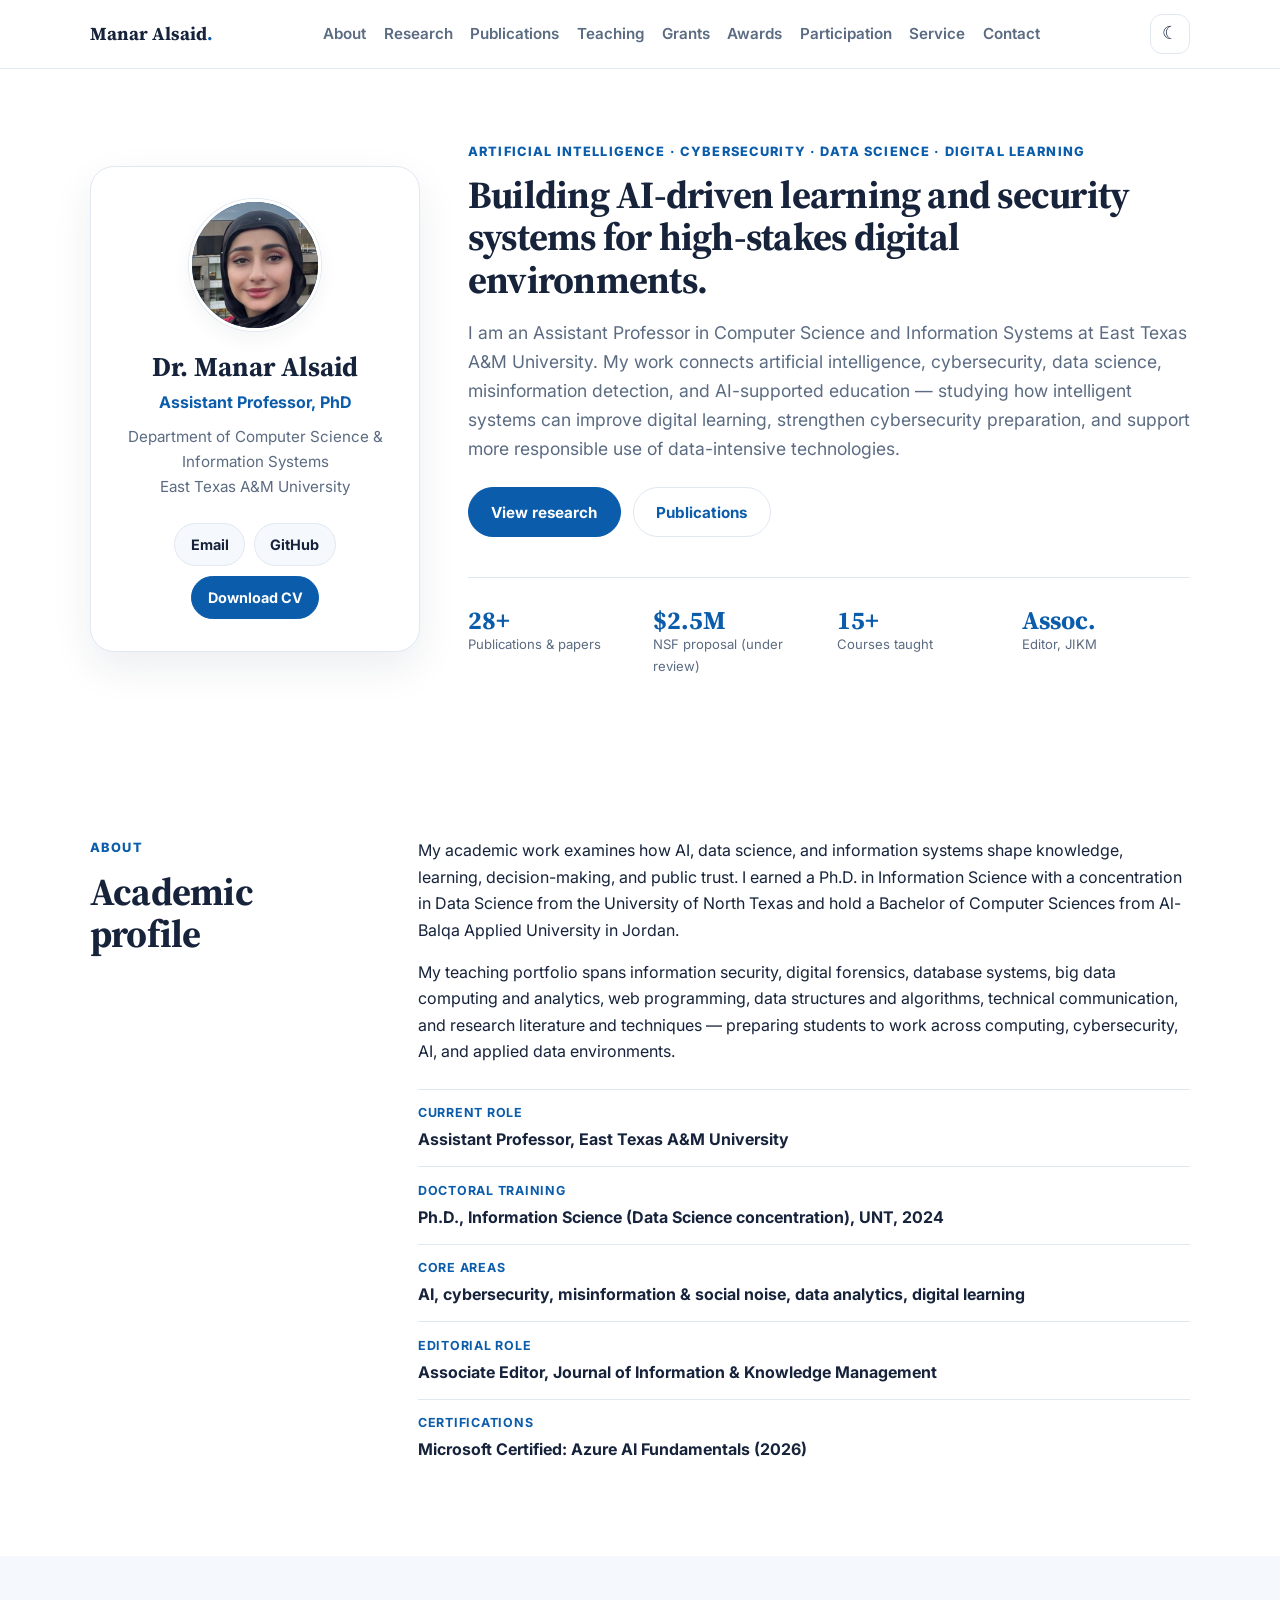
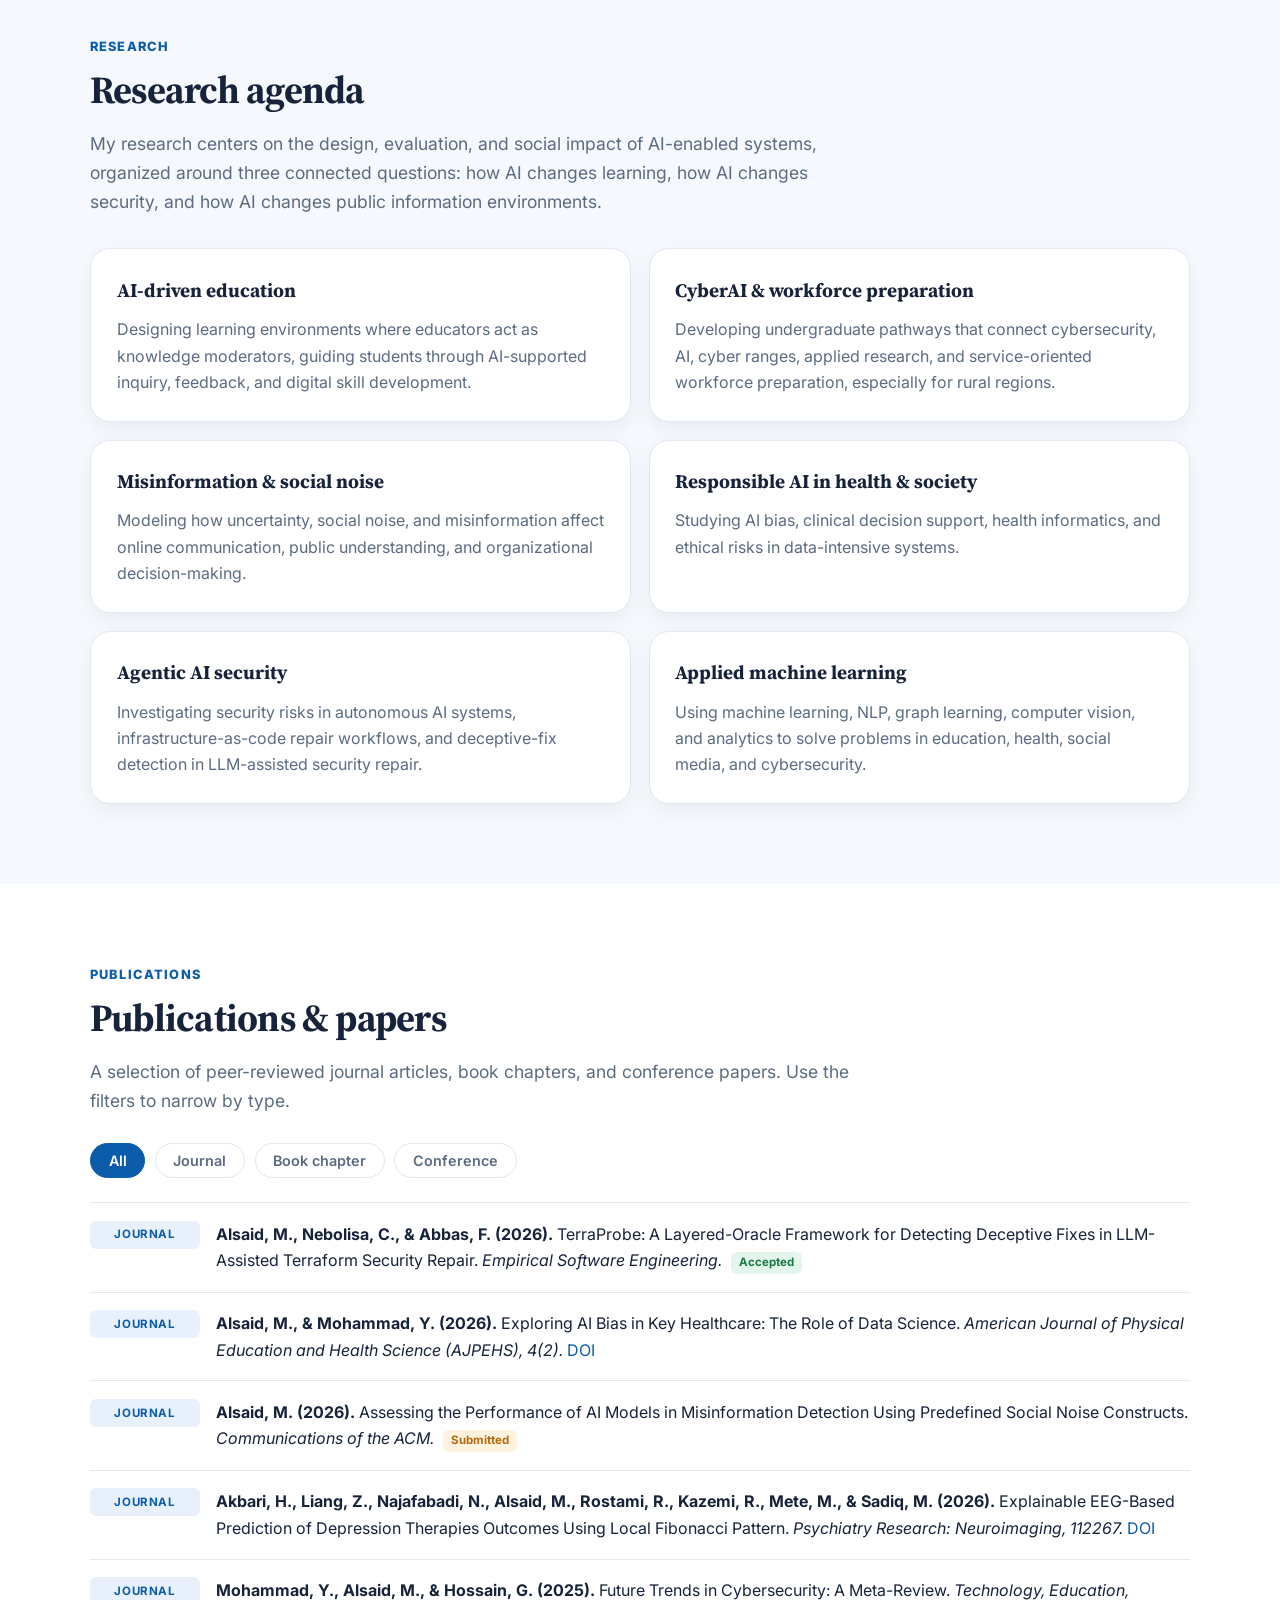
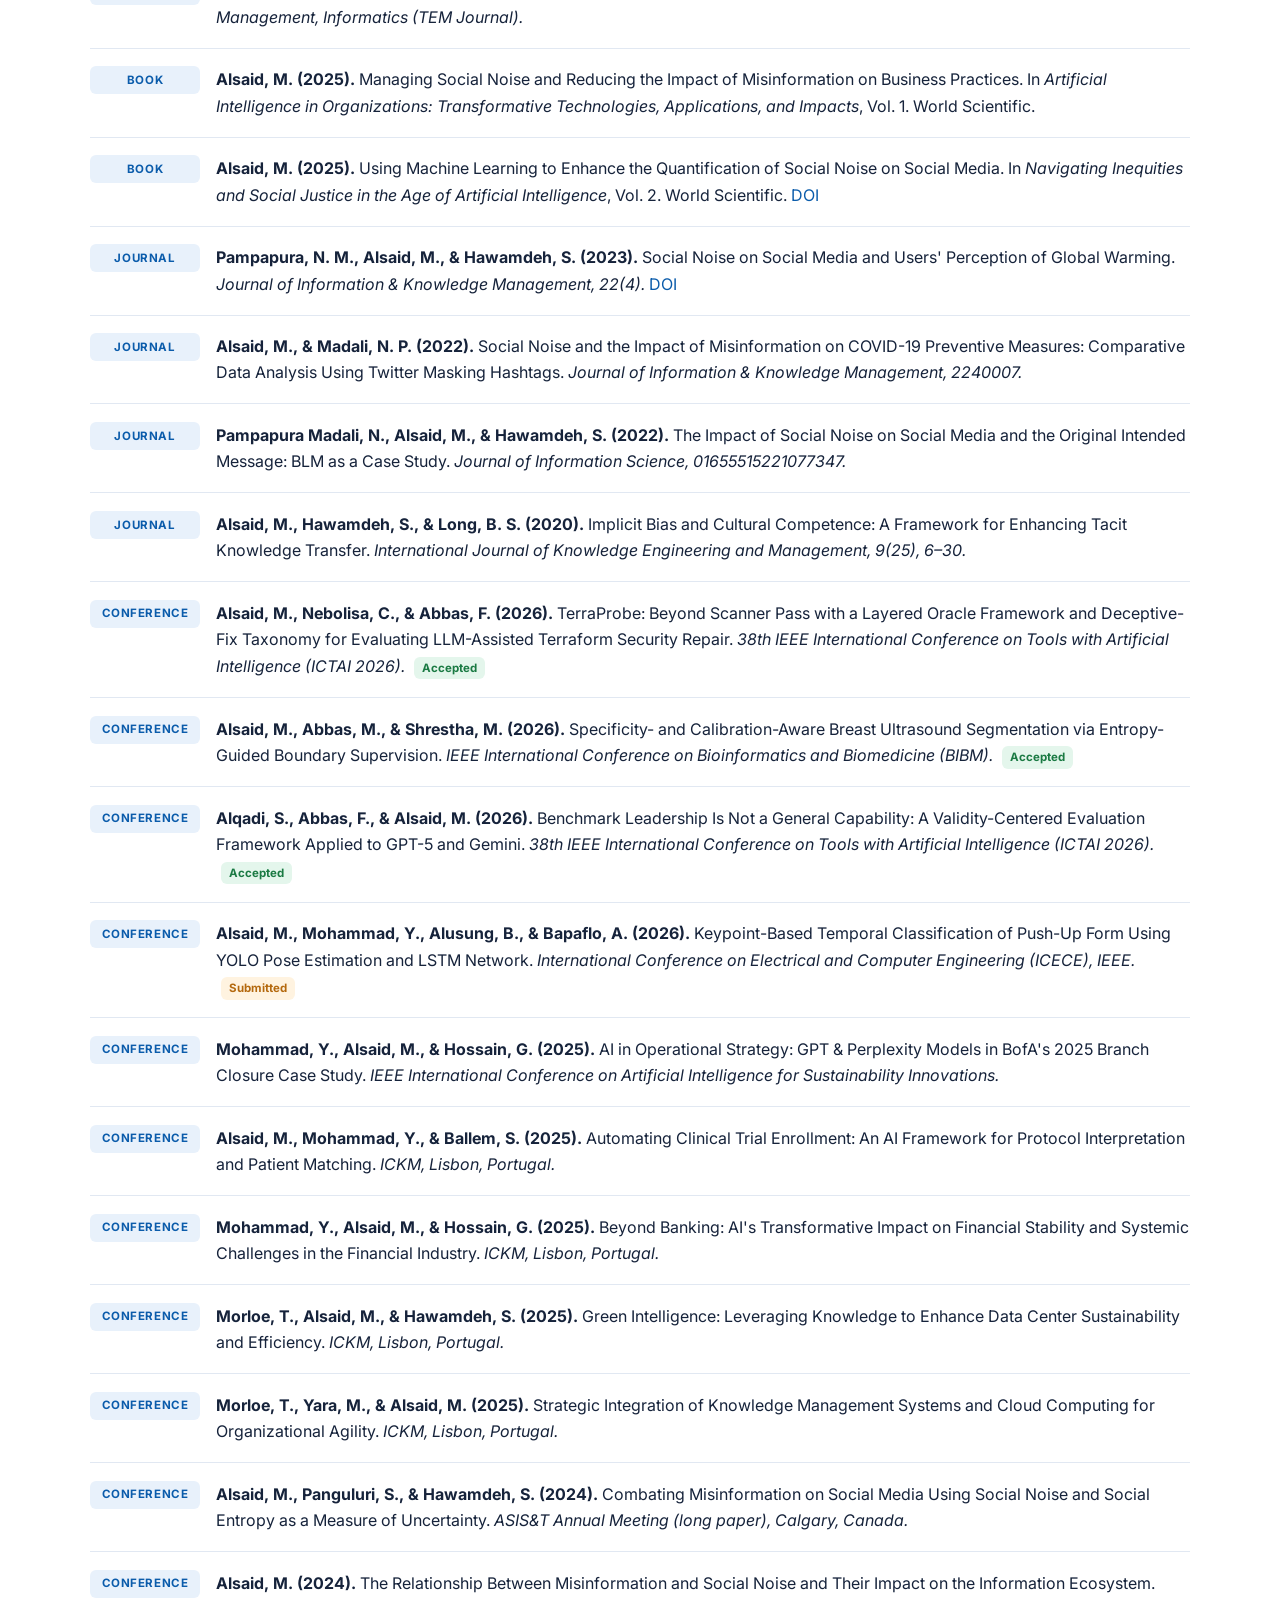
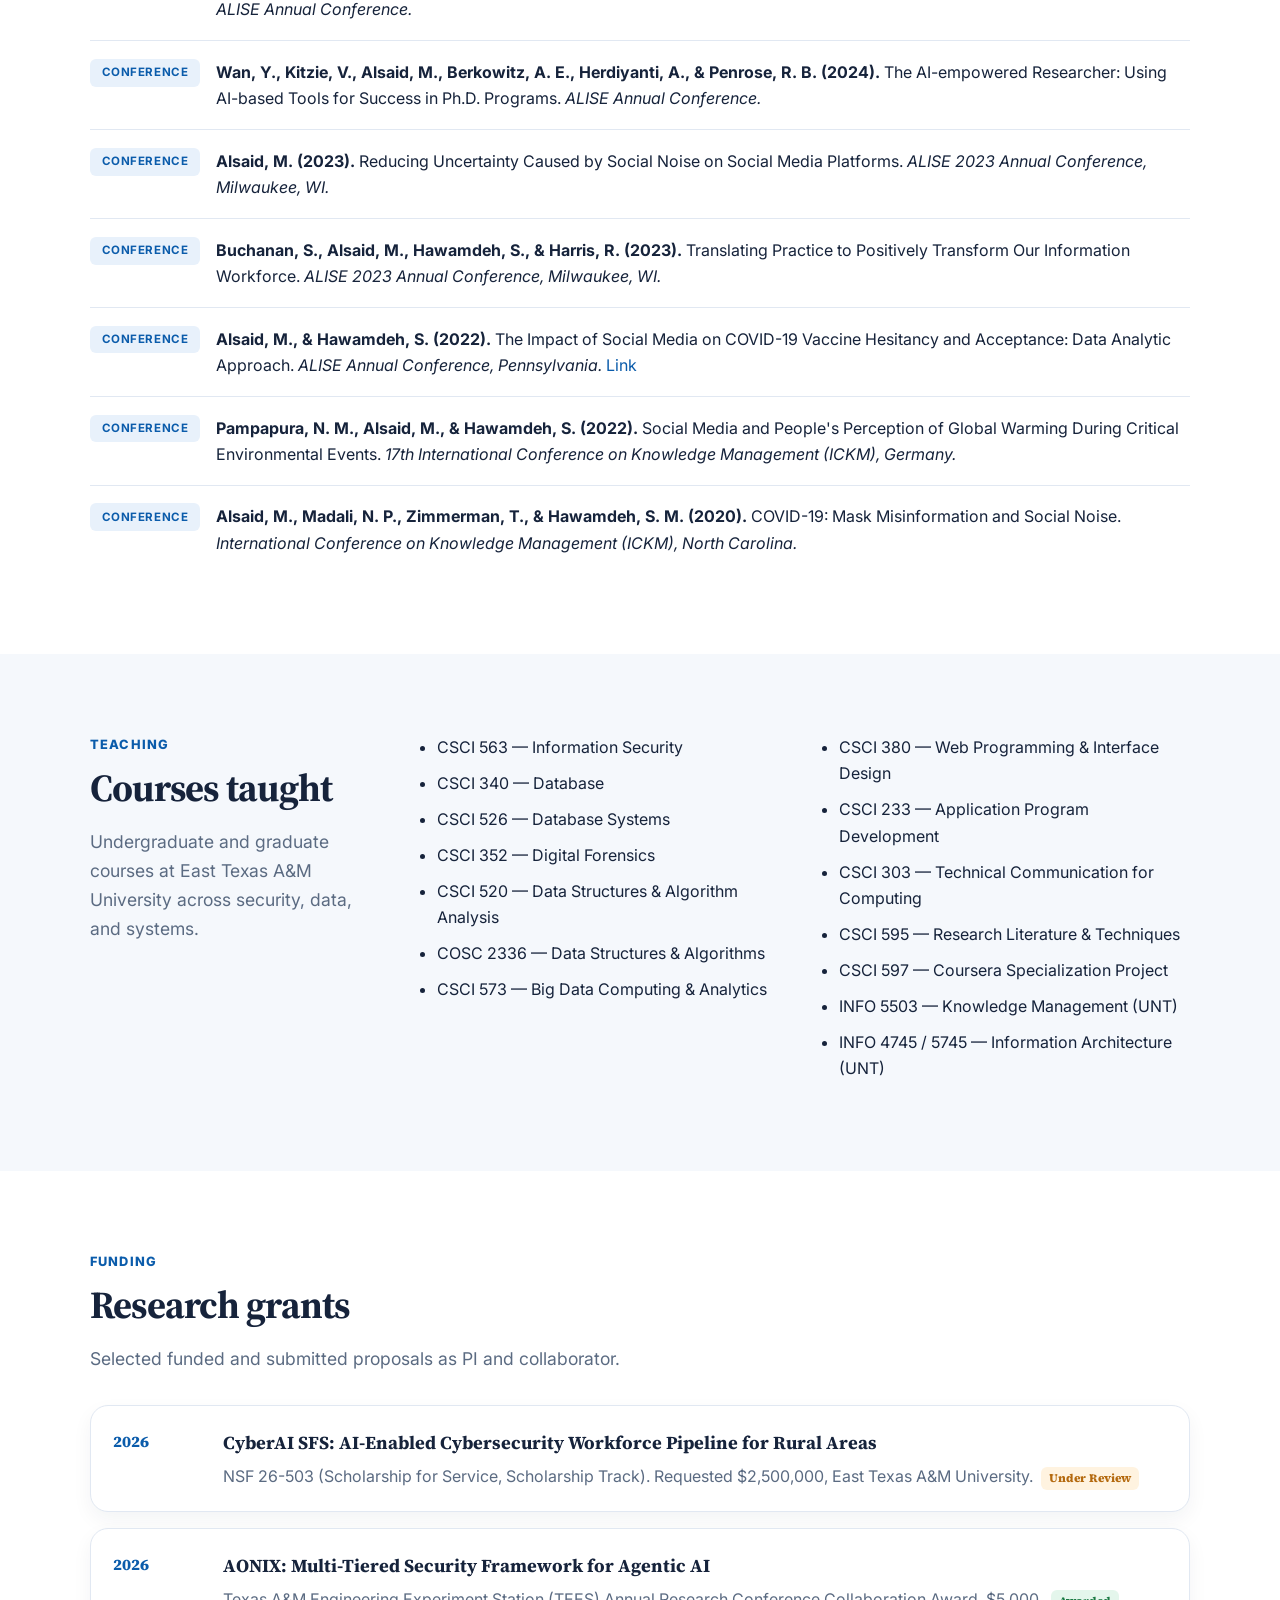
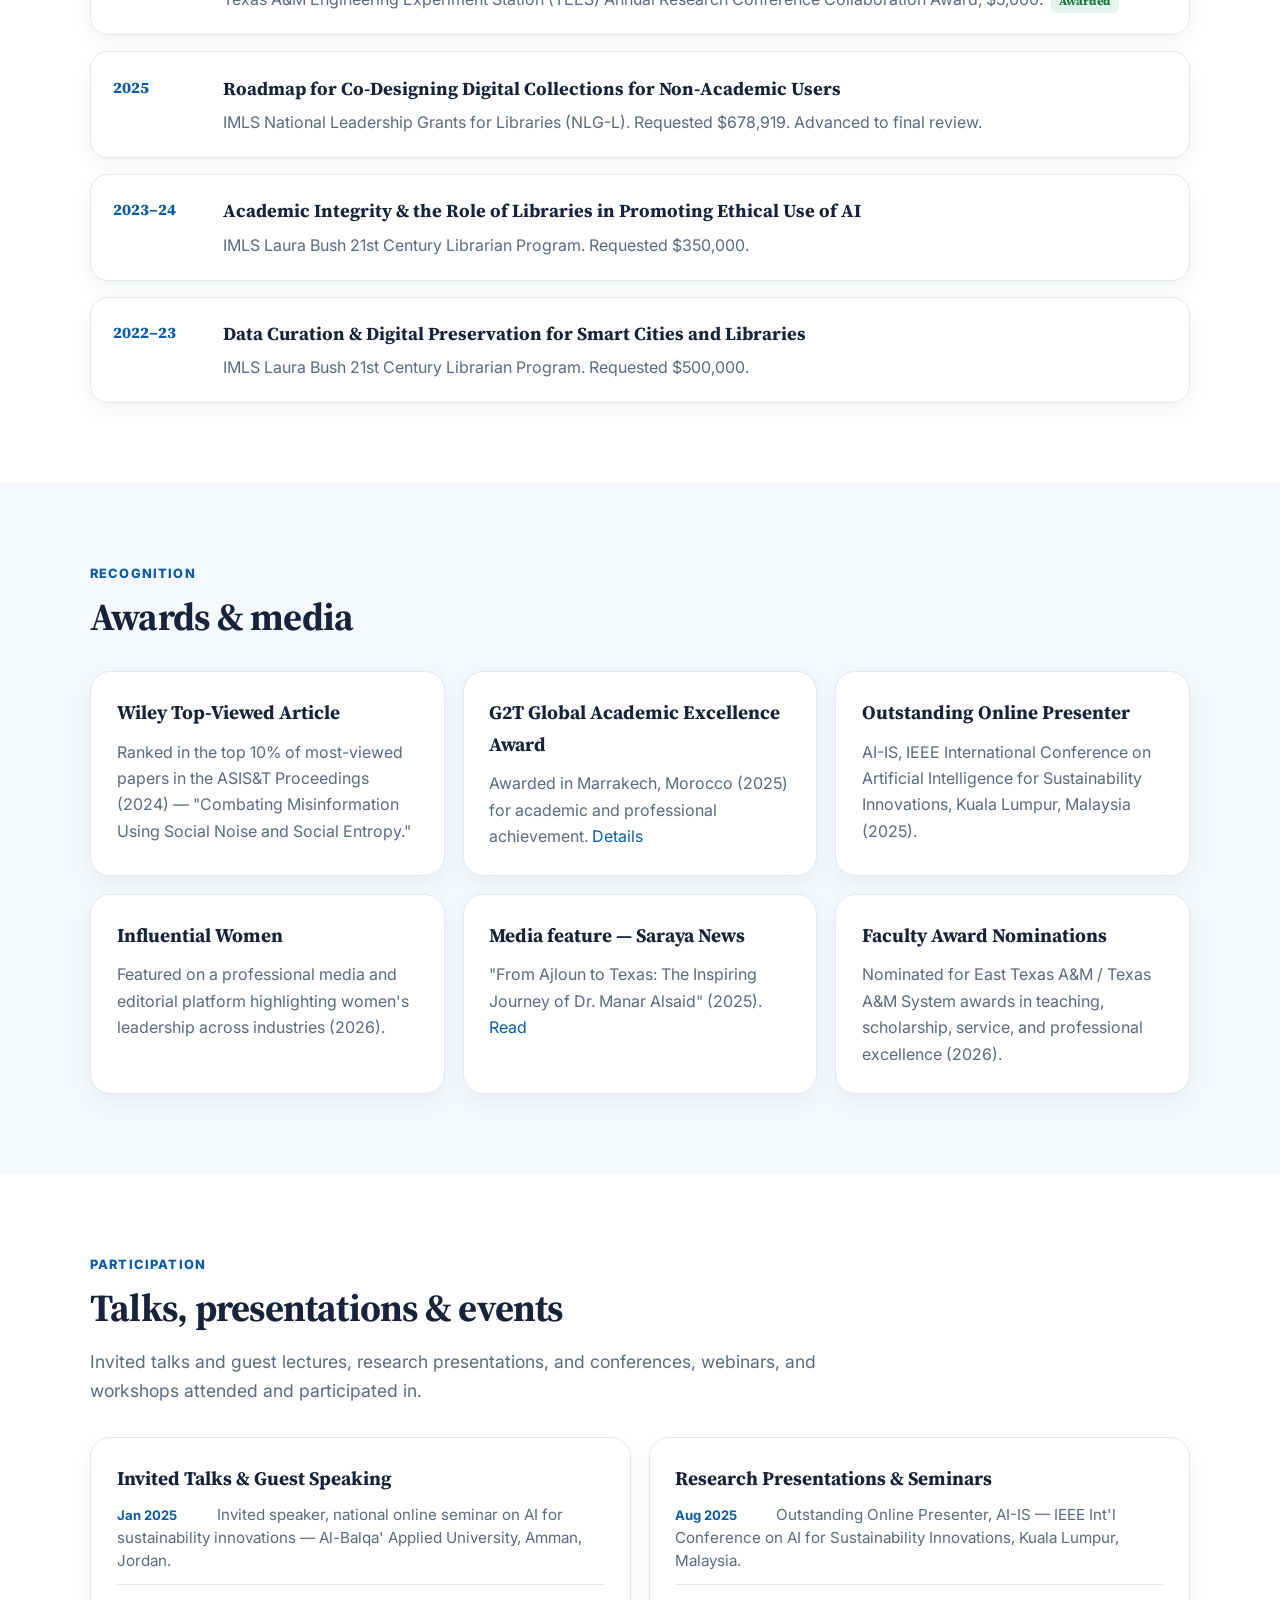
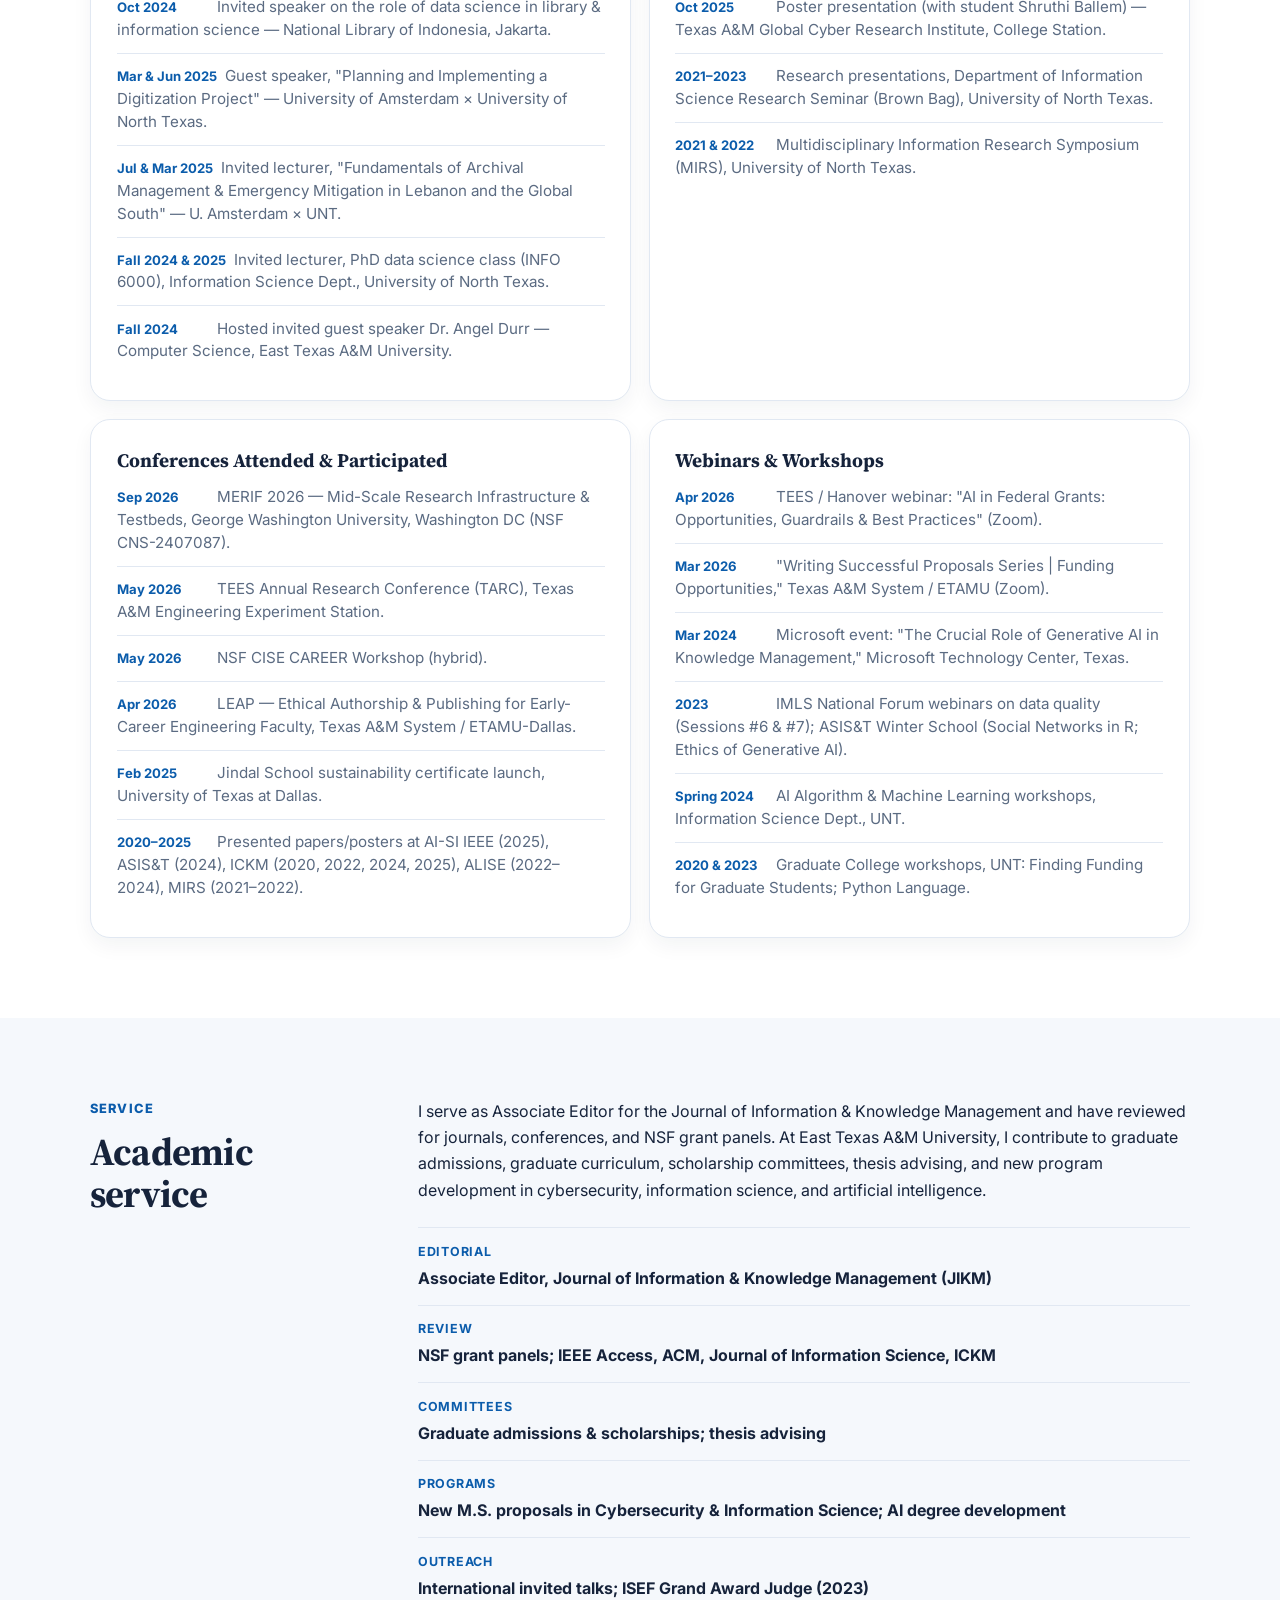
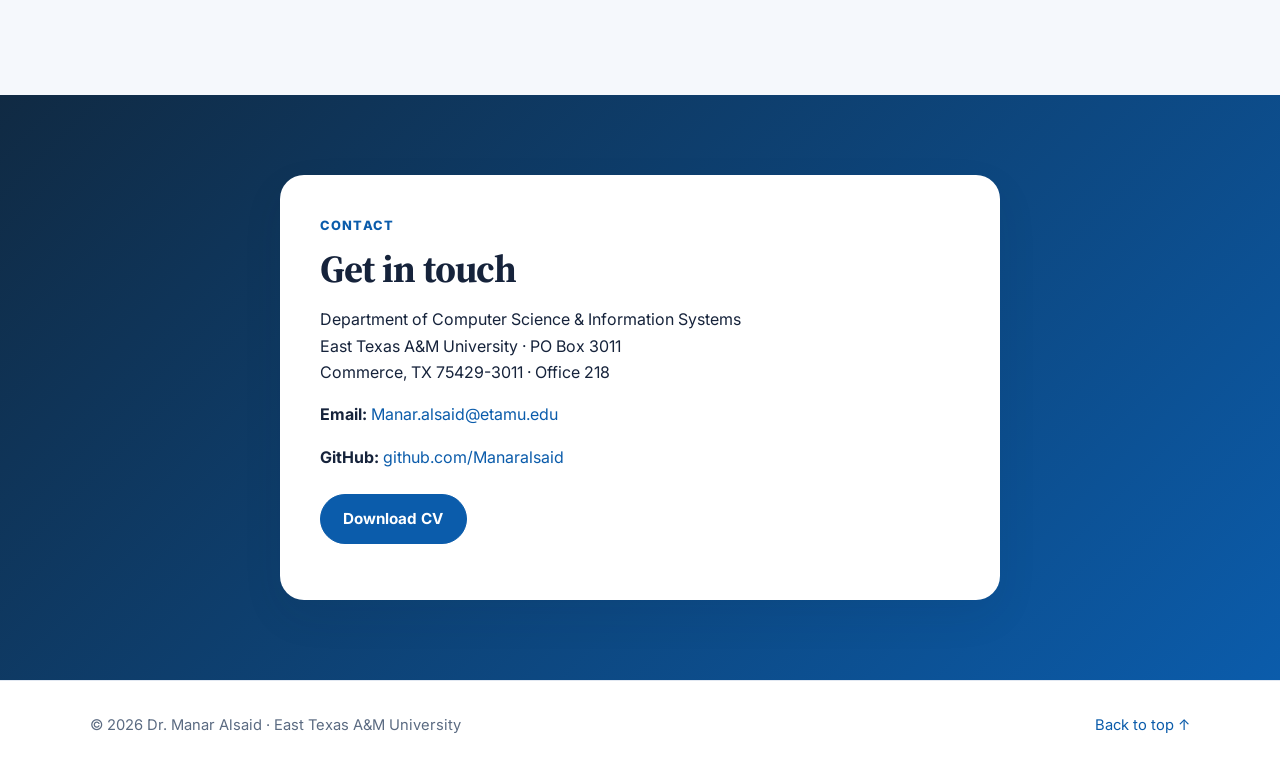
<file: index.html>
<!DOCTYPE html>
<html lang="en">
<head>
  <meta charset="UTF-8" />
  <meta name="viewport" content="width=device-width, initial-scale=1.0" />
  <meta name="description" content="Academic website of Dr. Manar Alsaid, Assistant Professor of Computer Science and Information Systems at East Texas A&M University. Research in AI, cybersecurity, data science, misinformation, and digital learning." />
  <meta name="author" content="Manar Alsaid" />
  <meta property="og:title" content="Dr. Manar Alsaid | AI, Cybersecurity, Data Science" />
  <meta property="og:description" content="Assistant Professor of Computer Science & Information Systems at East Texas A&M University. AI, cybersecurity, data science, misinformation detection, and AI-supported education." />
  <meta property="og:type" content="website" />
  <meta property="og:url" content="https://manaralsaid.github.io/" />
  <title>Dr. Manar Alsaid | AI, Cybersecurity, Data Science</title>
  <link rel="preconnect" href="https://fonts.googleapis.com" />
  <link rel="preconnect" href="https://fonts.gstatic.com" crossorigin />
  <link href="https://fonts.googleapis.com/css2?family=Inter:wght@400;500;600;700;800&family=Source+Serif+4:opsz,wght@8..60,400;8..60,600;8..60,700&display=swap" rel="stylesheet" />
  <link rel="stylesheet" href="styles.css" />
</head>
<body>
  <a class="skip-link" href="#main">Skip to content</a>

  <header class="site-header">
    <div class="container header-inner">
      <a class="brand" href="#home">Manar&nbsp;Alsaid<span class="brand-dot">.</span></a>
      <nav class="nav" id="nav" aria-label="Main navigation">
        <a href="#about">About</a>
        <a href="#research">Research</a>
        <a href="#publications">Publications</a>
        <a href="#teaching">Teaching</a>
        <a href="#grants">Grants</a>
        <a href="#awards">Awards</a>
        <a href="#participation">Participation</a>
        <a href="#service">Service</a>
        <a href="#contact">Contact</a>
      </nav>
      <div class="header-actions">
        <button class="icon-button" id="theme-toggle" type="button" aria-label="Toggle dark mode" title="Toggle dark mode">
          <span aria-hidden="true" class="theme-icon">☾</span>
        </button>
        <button class="icon-button nav-toggle" id="nav-toggle" type="button" aria-label="Toggle navigation menu" aria-expanded="false" aria-controls="nav">
          <span aria-hidden="true">☰</span>
        </button>
      </div>
    </div>
  </header>

  <main id="main">
    <!-- HERO -->
    <section id="home" class="hero section">
      <div class="container hero-grid">
        <aside class="profile-card" aria-label="Profile summary">
          <div class="avatar"><img src="assets/profile.jpg" alt="Portrait of Dr. Manar Alsaid" /></div>
          <h1>Dr. Manar Alsaid</h1>
          <p class="role">Assistant Professor, PhD</p>
          <p class="affil">Department of Computer Science &amp; Information Systems<br />East Texas A&amp;M University</p>
          <div class="profile-links">
            <a href="mailto:Manar.alsaid@etamu.edu">Email</a>
            <a href="https://github.com/Manaralsaid" target="_blank" rel="noopener">GitHub</a>
            <a class="primary" href="assets/Manar_Alsaid_CV.docx" download>Download CV</a>
          </div>
        </aside>

        <div class="hero-copy">
          <p class="eyebrow">Artificial Intelligence · Cybersecurity · Data Science · Digital Learning</p>
          <h2>Building AI-driven learning and security systems for high-stakes digital environments.</h2>
          <p class="lead">
            I am an Assistant Professor in Computer Science and Information Systems at East Texas A&amp;M University. My work connects artificial intelligence, cybersecurity, data science, misinformation detection, and AI-supported education &mdash; studying how intelligent systems can improve digital learning, strengthen cybersecurity preparation, and support more responsible use of data-intensive technologies.
          </p>
          <div class="hero-actions">
            <a class="button primary" href="#research">View research</a>
            <a class="button secondary" href="#publications">Publications</a>
          </div>
          <div class="hero-stats" aria-label="At a glance">
            <div class="stat"><span class="stat-num">28+</span><span class="stat-label">Publications &amp; papers</span></div>
            <div class="stat"><span class="stat-num">$2.5M</span><span class="stat-label">NSF proposal (under review)</span></div>
            <div class="stat"><span class="stat-num">15+</span><span class="stat-label">Courses taught</span></div>
            <div class="stat"><span class="stat-num">Assoc.</span><span class="stat-label">Editor, JIKM</span></div>
          </div>
        </div>
      </div>
    </section>

    <!-- ABOUT -->
    <section id="about" class="section">
      <div class="container two-column">
        <div>
          <p class="section-kicker">About</p>
          <h2>Academic profile</h2>
        </div>
        <div class="content-block">
          <p>
            My academic work examines how AI, data science, and information systems shape knowledge, learning, decision-making, and public trust. I earned a Ph.D. in Information Science with a concentration in Data Science from the University of North Texas and hold a Bachelor of Computer Sciences from Al-Balqa Applied University in Jordan.
          </p>
          <p>
            My teaching portfolio spans information security, digital forensics, database systems, big data computing and analytics, web programming, data structures and algorithms, technical communication, and research literature and techniques &mdash; preparing students to work across computing, cybersecurity, AI, and applied data environments.
          </p>
          <ul class="quick-facts">
            <li><span>Current role</span><strong>Assistant Professor, East Texas A&amp;M University</strong></li>
            <li><span>Doctoral training</span><strong>Ph.D., Information Science (Data Science concentration), UNT, 2024</strong></li>
            <li><span>Core areas</span><strong>AI, cybersecurity, misinformation &amp; social noise, data analytics, digital learning</strong></li>
            <li><span>Editorial role</span><strong>Associate Editor, Journal of Information &amp; Knowledge Management</strong></li>
            <li><span>Certifications</span><strong>Microsoft Certified: Azure AI Fundamentals (2026)</strong></li>
          </ul>
        </div>
      </div>
    </section>

    <!-- RESEARCH -->
    <section id="research" class="section soft-bg">
      <div class="container">
        <p class="section-kicker">Research</p>
        <h2>Research agenda</h2>
        <p class="section-intro">
          My research centers on the design, evaluation, and social impact of AI-enabled systems, organized around three connected questions: how AI changes learning, how AI changes security, and how AI changes public information environments.
        </p>

        <div class="card-grid">
          <article class="card">
            <h3>AI-driven education</h3>
            <p>Designing learning environments where educators act as knowledge moderators, guiding students through AI-supported inquiry, feedback, and digital skill development.</p>
          </article>
          <article class="card">
            <h3>CyberAI &amp; workforce preparation</h3>
            <p>Developing undergraduate pathways that connect cybersecurity, AI, cyber ranges, applied research, and service-oriented workforce preparation, especially for rural regions.</p>
          </article>
          <article class="card">
            <h3>Misinformation &amp; social noise</h3>
            <p>Modeling how uncertainty, social noise, and misinformation affect online communication, public understanding, and organizational decision-making.</p>
          </article>
          <article class="card">
            <h3>Responsible AI in health &amp; society</h3>
            <p>Studying AI bias, clinical decision support, health informatics, and ethical risks in data-intensive systems.</p>
          </article>
          <article class="card">
            <h3>Agentic AI security</h3>
            <p>Investigating security risks in autonomous AI systems, infrastructure-as-code repair workflows, and deceptive-fix detection in LLM-assisted security repair.</p>
          </article>
          <article class="card">
            <h3>Applied machine learning</h3>
            <p>Using machine learning, NLP, graph learning, computer vision, and analytics to solve problems in education, health, social media, and cybersecurity.</p>
          </article>
        </div>
      </div>
    </section>

    <!-- PUBLICATIONS -->
    <section id="publications" class="section">
      <div class="container">
        <p class="section-kicker">Publications</p>
        <h2>Publications &amp; papers</h2>
        <p class="section-intro">A selection of peer-reviewed journal articles, book chapters, and conference papers. Use the filters to narrow by type.</p>

        <div class="filter-bar" role="group" aria-label="Filter publications by type">
          <button class="filter-chip is-active" data-filter="all" type="button">All</button>
          <button class="filter-chip" data-filter="journal" type="button">Journal</button>
          <button class="filter-chip" data-filter="book" type="button">Book chapter</button>
          <button class="filter-chip" data-filter="conference" type="button">Conference</button>
        </div>

        <ol class="pub-list" id="pub-list">
          <!-- Journal / Book -->
          <li data-type="journal"><span class="pub-tag">Journal</span><p><strong>Alsaid, M., Nebolisa, C., &amp; Abbas, F. (2026).</strong> TerraProbe: A Layered-Oracle Framework for Detecting Deceptive Fixes in LLM-Assisted Terraform Security Repair. <em>Empirical Software Engineering.</em> <span class="pub-status accepted">Accepted</span></p></li>
          <li data-type="journal"><span class="pub-tag">Journal</span><p><strong>Alsaid, M., &amp; Mohammad, Y. (2026).</strong> Exploring AI Bias in Key Healthcare: The Role of Data Science. <em>American Journal of Physical Education and Health Science (AJPEHS), 4(2).</em> <a href="https://doi.org/10.54536/ajpehs.v4i2.7562" target="_blank" rel="noopener">DOI</a></p></li>
          <li data-type="journal"><span class="pub-tag">Journal</span><p><strong>Alsaid, M. (2026).</strong> Assessing the Performance of AI Models in Misinformation Detection Using Predefined Social Noise Constructs. <em>Communications of the ACM.</em> <span class="pub-status submitted">Submitted</span></p></li>
          <li data-type="journal"><span class="pub-tag">Journal</span><p><strong>Akbari, H., Liang, Z., Najafabadi, N., Alsaid, M., Rostami, R., Kazemi, R., Mete, M., &amp; Sadiq, M. (2026).</strong> Explainable EEG-Based Prediction of Depression Therapies Outcomes Using Local Fibonacci Pattern. <em>Psychiatry Research: Neuroimaging, 112267.</em> <a href="https://doi.org/10.1016/j.pscychresns.2026.112267" target="_blank" rel="noopener">DOI</a></p></li>
          <li data-type="journal"><span class="pub-tag">Journal</span><p><strong>Mohammad, Y., Alsaid, M., &amp; Hossain, G. (2025).</strong> Future Trends in Cybersecurity: A Meta-Review. <em>Technology, Education, Management, Informatics (TEM Journal).</em></p></li>
          <li data-type="book"><span class="pub-tag">Book</span><p><strong>Alsaid, M. (2025).</strong> Managing Social Noise and Reducing the Impact of Misinformation on Business Practices. In <em>Artificial Intelligence in Organizations: Transformative Technologies, Applications, and Impacts</em>, Vol. 1. World Scientific.</p></li>
          <li data-type="book"><span class="pub-tag">Book</span><p><strong>Alsaid, M. (2025).</strong> Using Machine Learning to Enhance the Quantification of Social Noise on Social Media. In <em>Navigating Inequities and Social Justice in the Age of Artificial Intelligence</em>, Vol. 2. World Scientific. <a href="https://doi.org/10.1142/q0511" target="_blank" rel="noopener">DOI</a></p></li>
          <li data-type="journal"><span class="pub-tag">Journal</span><p><strong>Pampapura, N. M., Alsaid, M., &amp; Hawamdeh, S. (2023).</strong> Social Noise on Social Media and Users' Perception of Global Warming. <em>Journal of Information &amp; Knowledge Management, 22(4).</em> <a href="https://doi.org/10.1142/S0219649223500508" target="_blank" rel="noopener">DOI</a></p></li>
          <li data-type="journal"><span class="pub-tag">Journal</span><p><strong>Alsaid, M., &amp; Madali, N. P. (2022).</strong> Social Noise and the Impact of Misinformation on COVID-19 Preventive Measures: Comparative Data Analysis Using Twitter Masking Hashtags. <em>Journal of Information &amp; Knowledge Management, 2240007.</em></p></li>
          <li data-type="journal"><span class="pub-tag">Journal</span><p><strong>Pampapura Madali, N., Alsaid, M., &amp; Hawamdeh, S. (2022).</strong> The Impact of Social Noise on Social Media and the Original Intended Message: BLM as a Case Study. <em>Journal of Information Science, 01655515221077347.</em></p></li>
          <li data-type="journal"><span class="pub-tag">Journal</span><p><strong>Alsaid, M., Hawamdeh, S., &amp; Long, B. S. (2020).</strong> Implicit Bias and Cultural Competence: A Framework for Enhancing Tacit Knowledge Transfer. <em>International Journal of Knowledge Engineering and Management, 9(25), 6&ndash;30.</em></p></li>

          <!-- Conference -->
          <li data-type="conference"><span class="pub-tag">Conference</span><p><strong>Alsaid, M., Nebolisa, C., &amp; Abbas, F. (2026).</strong> TerraProbe: Beyond Scanner Pass with a Layered Oracle Framework and Deceptive-Fix Taxonomy for Evaluating LLM-Assisted Terraform Security Repair. <em>38th IEEE International Conference on Tools with Artificial Intelligence (ICTAI 2026).</em> <span class="pub-status accepted">Accepted</span></p></li>
          <li data-type="conference"><span class="pub-tag">Conference</span><p><strong>Alsaid, M., Abbas, M., &amp; Shrestha, M. (2026).</strong> Specificity- and Calibration-Aware Breast Ultrasound Segmentation via Entropy-Guided Boundary Supervision. <em>IEEE International Conference on Bioinformatics and Biomedicine (BIBM).</em> <span class="pub-status accepted">Accepted</span></p></li>
          <li data-type="conference"><span class="pub-tag">Conference</span><p><strong>Alqadi, S., Abbas, F., &amp; Alsaid, M. (2026).</strong> Benchmark Leadership Is Not a General Capability: A Validity-Centered Evaluation Framework Applied to GPT-5 and Gemini. <em>38th IEEE International Conference on Tools with Artificial Intelligence (ICTAI 2026).</em> <span class="pub-status accepted">Accepted</span></p></li>
          <li data-type="conference"><span class="pub-tag">Conference</span><p><strong>Alsaid, M., Mohammad, Y., Alusung, B., &amp; Bapaflo, A. (2026).</strong> Keypoint-Based Temporal Classification of Push-Up Form Using YOLO Pose Estimation and LSTM Network. <em>International Conference on Electrical and Computer Engineering (ICECE), IEEE.</em> <span class="pub-status submitted">Submitted</span></p></li>
          <li data-type="conference"><span class="pub-tag">Conference</span><p><strong>Mohammad, Y., Alsaid, M., &amp; Hossain, G. (2025).</strong> AI in Operational Strategy: GPT &amp; Perplexity Models in BofA's 2025 Branch Closure Case Study. <em>IEEE International Conference on Artificial Intelligence for Sustainability Innovations.</em></p></li>
          <li data-type="conference"><span class="pub-tag">Conference</span><p><strong>Alsaid, M., Mohammad, Y., &amp; Ballem, S. (2025).</strong> Automating Clinical Trial Enrollment: An AI Framework for Protocol Interpretation and Patient Matching. <em>ICKM, Lisbon, Portugal.</em></p></li>
          <li data-type="conference"><span class="pub-tag">Conference</span><p><strong>Mohammad, Y., Alsaid, M., &amp; Hossain, G. (2025).</strong> Beyond Banking: AI's Transformative Impact on Financial Stability and Systemic Challenges in the Financial Industry. <em>ICKM, Lisbon, Portugal.</em></p></li>
          <li data-type="conference"><span class="pub-tag">Conference</span><p><strong>Morloe, T., Alsaid, M., &amp; Hawamdeh, S. (2025).</strong> Green Intelligence: Leveraging Knowledge to Enhance Data Center Sustainability and Efficiency. <em>ICKM, Lisbon, Portugal.</em></p></li>
          <li data-type="conference"><span class="pub-tag">Conference</span><p><strong>Morloe, T., Yara, M., &amp; Alsaid, M. (2025).</strong> Strategic Integration of Knowledge Management Systems and Cloud Computing for Organizational Agility. <em>ICKM, Lisbon, Portugal.</em></p></li>
          <li data-type="conference"><span class="pub-tag">Conference</span><p><strong>Alsaid, M., Panguluri, S., &amp; Hawamdeh, S. (2024).</strong> Combating Misinformation on Social Media Using Social Noise and Social Entropy as a Measure of Uncertainty. <em>ASIS&amp;T Annual Meeting (long paper), Calgary, Canada.</em></p></li>
          <li data-type="conference"><span class="pub-tag">Conference</span><p><strong>Alsaid, M. (2024).</strong> The Relationship Between Misinformation and Social Noise and Their Impact on the Information Ecosystem. <em>ALISE Annual Conference.</em></p></li>
          <li data-type="conference"><span class="pub-tag">Conference</span><p><strong>Wan, Y., Kitzie, V., Alsaid, M., Berkowitz, A. E., Herdiyanti, A., &amp; Penrose, R. B. (2024).</strong> The AI-empowered Researcher: Using AI-based Tools for Success in Ph.D. Programs. <em>ALISE Annual Conference.</em></p></li>
          <li data-type="conference"><span class="pub-tag">Conference</span><p><strong>Alsaid, M. (2023).</strong> Reducing Uncertainty Caused by Social Noise on Social Media Platforms. <em>ALISE 2023 Annual Conference, Milwaukee, WI.</em></p></li>
          <li data-type="conference"><span class="pub-tag">Conference</span><p><strong>Buchanan, S., Alsaid, M., Hawamdeh, S., &amp; Harris, R. (2023).</strong> Translating Practice to Positively Transform Our Information Workforce. <em>ALISE 2023 Annual Conference, Milwaukee, WI.</em></p></li>
          <li data-type="conference"><span class="pub-tag">Conference</span><p><strong>Alsaid, M., &amp; Hawamdeh, S. (2022).</strong> The Impact of Social Media on COVID-19 Vaccine Hesitancy and Acceptance: Data Analytic Approach. <em>ALISE Annual Conference, Pennsylvania.</em> <a href="https://iopn.library.illinois.edu/journals/aliseacp/article/view/1098" target="_blank" rel="noopener">Link</a></p></li>
          <li data-type="conference"><span class="pub-tag">Conference</span><p><strong>Pampapura, N. M., Alsaid, M., &amp; Hawamdeh, S. (2022).</strong> Social Media and People's Perception of Global Warming During Critical Environmental Events. <em>17th International Conference on Knowledge Management (ICKM), Germany.</em></p></li>
          <li data-type="conference"><span class="pub-tag">Conference</span><p><strong>Alsaid, M., Madali, N. P., Zimmerman, T., &amp; Hawamdeh, S. M. (2020).</strong> COVID-19: Mask Misinformation and Social Noise. <em>International Conference on Knowledge Management (ICKM), North Carolina.</em></p></li>
        </ol>
      </div>
    </section>

    <!-- TEACHING -->
    <section id="teaching" class="section soft-bg">
      <div class="container two-column">
        <div>
          <p class="section-kicker">Teaching</p>
          <h2>Courses taught</h2>
          <p class="section-intro">Undergraduate and graduate courses at East Texas A&amp;M University across security, data, and systems.</p>
        </div>
        <div class="course-columns">
          <ul>
            <li>CSCI 563 &mdash; Information Security</li>
            <li>CSCI 340 &mdash; Database</li>
            <li>CSCI 526 &mdash; Database Systems</li>
            <li>CSCI 352 &mdash; Digital Forensics</li>
            <li>CSCI 520 &mdash; Data Structures &amp; Algorithm Analysis</li>
            <li>COSC 2336 &mdash; Data Structures &amp; Algorithms</li>
            <li>CSCI 573 &mdash; Big Data Computing &amp; Analytics</li>
          </ul>
          <ul>
            <li>CSCI 380 &mdash; Web Programming &amp; Interface Design</li>
            <li>CSCI 233 &mdash; Application Program Development</li>
            <li>CSCI 303 &mdash; Technical Communication for Computing</li>
            <li>CSCI 595 &mdash; Research Literature &amp; Techniques</li>
            <li>CSCI 597 &mdash; Coursera Specialization Project</li>
            <li>INFO 5503 &mdash; Knowledge Management (UNT)</li>
            <li>INFO 4745 / 5745 &mdash; Information Architecture (UNT)</li>
          </ul>
        </div>
      </div>
    </section>

    <!-- GRANTS -->
    <section id="grants" class="section">
      <div class="container">
        <p class="section-kicker">Funding</p>
        <h2>Research grants</h2>
        <p class="section-intro">Selected funded and submitted proposals as PI and collaborator.</p>
        <div class="timeline">
          <article>
            <span>2026</span>
            <div>
              <h3>CyberAI SFS: AI-Enabled Cybersecurity Workforce Pipeline for Rural Areas</h3>
              <p>NSF 26-503 (Scholarship for Service, Scholarship Track). Requested $2,500,000, East Texas A&amp;M University. <span class="pub-status submitted">Under Review</span></p>
            </div>
          </article>
          <article>
            <span>2026</span>
            <div>
              <h3>AONIX: Multi-Tiered Security Framework for Agentic AI</h3>
              <p>Texas A&amp;M Engineering Experiment Station (TEES) Annual Research Conference Collaboration Award, $5,000. <span class="pub-status accepted">Awarded</span></p>
            </div>
          </article>
          <article>
            <span>2025</span>
            <div>
              <h3>Roadmap for Co-Designing Digital Collections for Non-Academic Users</h3>
              <p>IMLS National Leadership Grants for Libraries (NLG-L). Requested $678,919. Advanced to final review.</p>
            </div>
          </article>
          <article>
            <span>2023&ndash;24</span>
            <div>
              <h3>Academic Integrity &amp; the Role of Libraries in Promoting Ethical Use of AI</h3>
              <p>IMLS Laura Bush 21st Century Librarian Program. Requested $350,000.</p>
            </div>
          </article>
          <article>
            <span>2022&ndash;23</span>
            <div>
              <h3>Data Curation &amp; Digital Preservation for Smart Cities and Libraries</h3>
              <p>IMLS Laura Bush 21st Century Librarian Program. Requested $500,000.</p>
            </div>
          </article>
        </div>
      </div>
    </section>

    <!-- AWARDS -->
    <section id="awards" class="section soft-bg">
      <div class="container">
        <p class="section-kicker">Recognition</p>
        <h2>Awards &amp; media</h2>
        <div class="card-grid three">
          <article class="card">
            <h3>Wiley Top-Viewed Article</h3>
            <p>Ranked in the top 10% of most-viewed papers in the ASIS&amp;T Proceedings (2024) &mdash; "Combating Misinformation Using Social Noise and Social Entropy."</p>
          </article>
          <article class="card">
            <h3>G2T Global Academic Excellence Award</h3>
            <p>Awarded in Marrakech, Morocco (2025) for academic and professional achievement. <a href="https://glob2t.com/2025" target="_blank" rel="noopener">Details</a></p>
          </article>
          <article class="card">
            <h3>Outstanding Online Presenter</h3>
            <p>AI-IS, IEEE International Conference on Artificial Intelligence for Sustainability Innovations, Kuala Lumpur, Malaysia (2025).</p>
          </article>
          <article class="card">
            <h3>Influential Women</h3>
            <p>Featured on a professional media and editorial platform highlighting women's leadership across industries (2026).</p>
          </article>
          <article class="card">
            <h3>Media feature &mdash; Saraya News</h3>
            <p>"From Ajloun to Texas: The Inspiring Journey of Dr. Manar Alsaid" (2025). <a href="https://www.sarayanews.com/article/1044731" target="_blank" rel="noopener">Read</a></p>
          </article>
          <article class="card">
            <h3>Faculty Award Nominations</h3>
            <p>Nominated for East Texas A&amp;M / Texas A&amp;M System awards in teaching, scholarship, service, and professional excellence (2026).</p>
          </article>
        </div>
      </div>
    </section>

    <!-- PARTICIPATION -->
    <section id="participation" class="section">
      <div class="container">
        <p class="section-kicker">Participation</p>
        <h2>Talks, presentations &amp; events</h2>
        <p class="section-intro">Invited talks and guest lectures, research presentations, and conferences, webinars, and workshops attended and participated in.</p>

        <div class="card-grid">
          <article class="card">
            <h3>Invited Talks &amp; Guest Speaking</h3>
            <ul class="part-list">
              <li><span>Jan 2025</span> Invited speaker, national online seminar on AI for sustainability innovations &mdash; Al-Balqa' Applied University, Amman, Jordan.</li>
              <li><span>Oct 2024</span> Invited speaker on the role of data science in library &amp; information science &mdash; National Library of Indonesia, Jakarta.</li>
              <li><span>Mar &amp; Jun 2025</span> Guest speaker, "Planning and Implementing a Digitization Project" &mdash; University of Amsterdam &times; University of North Texas.</li>
              <li><span>Jul &amp; Mar 2025</span> Invited lecturer, "Fundamentals of Archival Management &amp; Emergency Mitigation in Lebanon and the Global South" &mdash; U. Amsterdam &times; UNT.</li>
              <li><span>Fall 2024 &amp; 2025</span> Invited lecturer, PhD data science class (INFO 6000), Information Science Dept., University of North Texas.</li>
              <li><span>Fall 2024</span> Hosted invited guest speaker Dr. Angel Durr &mdash; Computer Science, East Texas A&amp;M University.</li>
            </ul>
          </article>

          <article class="card">
            <h3>Research Presentations &amp; Seminars</h3>
            <ul class="part-list">
              <li><span>Aug 2025</span> Outstanding Online Presenter, AI-IS &mdash; IEEE Int'l Conference on AI for Sustainability Innovations, Kuala Lumpur, Malaysia.</li>
              <li><span>Oct 2025</span> Poster presentation (with student Shruthi Ballem) &mdash; Texas A&amp;M Global Cyber Research Institute, College Station.</li>
              <li><span>2021&ndash;2023</span> Research presentations, Department of Information Science Research Seminar (Brown Bag), University of North Texas.</li>
              <li><span>2021 &amp; 2022</span> Multidisciplinary Information Research Symposium (MIRS), University of North Texas.</li>
            </ul>
          </article>

          <article class="card">
            <h3>Conferences Attended &amp; Participated</h3>
            <ul class="part-list">
              <li><span>Sep 2026</span> MERIF 2026 &mdash; Mid-Scale Research Infrastructure &amp; Testbeds, George Washington University, Washington DC (NSF CNS-2407087).</li>
              <li><span>May 2026</span> TEES Annual Research Conference (TARC), Texas A&amp;M Engineering Experiment Station.</li>
              <li><span>May 2026</span> NSF CISE CAREER Workshop (hybrid).</li>
              <li><span>Apr 2026</span> LEAP &mdash; Ethical Authorship &amp; Publishing for Early-Career Engineering Faculty, Texas A&amp;M System / ETAMU-Dallas.</li>
              <li><span>Feb 2025</span> Jindal School sustainability certificate launch, University of Texas at Dallas.</li>
              <li><span>2020&ndash;2025</span> Presented papers/posters at AI-SI IEEE (2025), ASIS&amp;T (2024), ICKM (2020, 2022, 2024, 2025), ALISE (2022&ndash;2024), MIRS (2021&ndash;2022).</li>
            </ul>
          </article>

          <article class="card">
            <h3>Webinars &amp; Workshops</h3>
            <ul class="part-list">
              <li><span>Apr 2026</span> TEES / Hanover webinar: "AI in Federal Grants: Opportunities, Guardrails &amp; Best Practices" (Zoom).</li>
              <li><span>Mar 2026</span> "Writing Successful Proposals Series | Funding Opportunities," Texas A&amp;M System / ETAMU (Zoom).</li>
              <li><span>Mar 2024</span> Microsoft event: "The Crucial Role of Generative AI in Knowledge Management," Microsoft Technology Center, Texas.</li>
              <li><span>2023</span> IMLS National Forum webinars on data quality (Sessions #6 &amp; #7); ASIS&amp;T Winter School (Social Networks in R; Ethics of Generative AI).</li>
              <li><span>Spring 2024</span> AI Algorithm &amp; Machine Learning workshops, Information Science Dept., UNT.</li>
              <li><span>2020 &amp; 2023</span> Graduate College workshops, UNT: Finding Funding for Graduate Students; Python Language.</li>
            </ul>
          </article>
        </div>
      </div>
    </section>

    <!-- SERVICE -->
    <section id="service" class="section soft-bg">
      <div class="container two-column">
        <div>
          <p class="section-kicker">Service</p>
          <h2>Academic service</h2>
        </div>
        <div class="content-block">
          <p>
            I serve as Associate Editor for the Journal of Information &amp; Knowledge Management and have reviewed for journals, conferences, and NSF grant panels. At East Texas A&amp;M University, I contribute to graduate admissions, graduate curriculum, scholarship committees, thesis advising, and new program development in cybersecurity, information science, and artificial intelligence.
          </p>
          <ul class="quick-facts">
            <li><span>Editorial</span><strong>Associate Editor, Journal of Information &amp; Knowledge Management (JIKM)</strong></li>
            <li><span>Review</span><strong>NSF grant panels; IEEE Access, ACM, Journal of Information Science, ICKM</strong></li>
            <li><span>Committees</span><strong>Graduate admissions &amp; scholarships; thesis advising</strong></li>
            <li><span>Programs</span><strong>New M.S. proposals in Cybersecurity &amp; Information Science; AI degree development</strong></li>
            <li><span>Outreach</span><strong>International invited talks; ISEF Grand Award Judge (2023)</strong></li>
          </ul>
        </div>
      </div>
    </section>

    <!-- CONTACT -->
    <section id="contact" class="section contact-section">
      <div class="container contact-card">
        <p class="section-kicker">Contact</p>
        <h2>Get in touch</h2>
        <p>
          Department of Computer Science &amp; Information Systems<br />
          East Texas A&amp;M University &middot; PO Box 3011<br />
          Commerce, TX 75429-3011 &middot; Office 218
        </p>
        <p><strong>Email:</strong> <a href="mailto:Manar.alsaid@etamu.edu">Manar.alsaid@etamu.edu</a></p>
        <p><strong>GitHub:</strong> <a href="https://github.com/Manaralsaid" target="_blank" rel="noopener">github.com/Manaralsaid</a></p>
        <p class="contact-links"><a class="button primary" href="assets/Manar_Alsaid_CV.docx" download>Download CV</a></p>
      </div>
    </section>
  </main>

  <footer class="site-footer">
    <div class="container footer-inner">
      <p>&copy; <span id="year">2026</span> Dr. Manar Alsaid &middot; East Texas A&amp;M University</p>
      <p><a href="#home">Back to top &uarr;</a></p>
    </div>
  </footer>

  <script src="script.js"></script>
</body>
</html>
</file>
<file: styles.css>
:root {
  --bg: #ffffff;
  --soft: #f5f8fc;
  --text: #16233b;
  --muted: #5b6b82;
  --line: #e1e8f2;
  --accent: #0b5cab;
  --accent-dark: #083f75;
  --accent-soft: #e8f1fb;
  --card: #ffffff;
  --shadow: 0 16px 40px rgba(16, 32, 60, 0.08);
  --shadow-sm: 0 8px 20px rgba(16, 32, 60, 0.05);
  --max: 1140px;
  --radius: 20px;
}

html[data-theme="dark"] {
  --bg: #0d1420;
  --soft: #121b2b;
  --text: #e9eef6;
  --muted: #9fb0c6;
  --line: #233247;
  --accent: #4f9be8;
  --accent-dark: #76b4f0;
  --accent-soft: #15263c;
  --card: #141e2f;
  --shadow: 0 16px 40px rgba(0, 0, 0, 0.45);
  --shadow-sm: 0 8px 20px rgba(0, 0, 0, 0.3);
}

* { box-sizing: border-box; }

html { scroll-behavior: smooth; scroll-padding-top: 80px; }

body {
  margin: 0;
  font-family: "Inter", system-ui, -apple-system, Segoe UI, Roboto, Arial, sans-serif;
  color: var(--text);
  background: var(--bg);
  line-height: 1.65;
  -webkit-font-smoothing: antialiased;
  transition: background 0.3s ease, color 0.3s ease;
}

a { color: var(--accent); text-decoration: none; }
a:hover, a:focus { color: var(--accent-dark); text-decoration: underline; }

h1, h2, h3 { font-family: "Source Serif 4", Georgia, serif; }

.skip-link {
  position: absolute; left: -999px; top: 0;
  background: var(--accent); color: #fff; padding: 0.75rem 1rem; z-index: 50;
}
.skip-link:focus { left: 0; }

.container { max-width: var(--max); margin: 0 auto; padding: 0 1.25rem; }

/* HEADER */
.site-header {
  position: sticky; top: 0; z-index: 30;
  background: color-mix(in srgb, var(--bg) 88%, transparent);
  border-bottom: 1px solid var(--line);
  backdrop-filter: blur(12px);
}
.header-inner {
  min-height: 68px; display: flex; align-items: center;
  justify-content: space-between; gap: 1rem;
}
.brand {
  font-family: "Source Serif 4", Georgia, serif;
  font-weight: 700; font-size: 1.15rem; color: var(--text); white-space: nowrap;
}
.brand-dot { color: var(--accent); }
.nav { display: flex; flex-wrap: wrap; gap: 1.1rem; font-size: 0.95rem; }
.nav a { color: var(--muted); font-weight: 600; }
.nav a:hover, .nav a:focus { color: var(--accent); text-decoration: none; }

.header-actions { display: flex; align-items: center; gap: 0.5rem; }
.icon-button {
  width: 40px; height: 40px; display: grid; place-items: center;
  border: 1px solid var(--line); background: var(--card); color: var(--text);
  border-radius: 12px; cursor: pointer; font-size: 1.1rem; line-height: 1;
  transition: background 0.2s, border-color 0.2s;
}
.icon-button:hover { background: var(--accent-soft); border-color: var(--accent); }
.nav-toggle { display: none; }

/* SECTIONS */
.section { padding: 5rem 0; }
.soft-bg { background: var(--soft); }
.hero { padding-top: 4.5rem; }

.eyebrow, .section-kicker {
  margin: 0 0 0.75rem; color: var(--accent);
  font-size: 0.8rem; font-weight: 800; letter-spacing: 0.09em; text-transform: uppercase;
  font-family: "Inter", sans-serif;
}
.hero-copy h2, .section h2 {
  margin: 0 0 1rem; line-height: 1.1; letter-spacing: -0.02em;
}
.hero-copy h2 { font-size: clamp(1.9rem, 4vw, 3.1rem); font-weight: 700; }
.section h2 { font-size: clamp(1.7rem, 3vw, 2.4rem); font-weight: 700; }
.lead, .section-intro { color: var(--muted); font-size: 1.1rem; max-width: 780px; }
.section-intro { margin-bottom: 0.5rem; }

/* HERO */
.hero-grid { display: grid; grid-template-columns: 330px 1fr; gap: 3rem; align-items: center; }
.profile-card {
  border: 1px solid var(--line); border-radius: 24px; padding: 2rem;
  background: var(--card); box-shadow: var(--shadow); text-align: center;
}
.avatar {
  width: 132px; height: 132px; margin: 0 auto 1.25rem; overflow: hidden;
  border-radius: 50%; background: linear-gradient(135deg, #0b5cab, #102a43);
  border: 3px solid var(--card); box-shadow: 0 0 0 1px var(--line), var(--shadow-sm);
}
.avatar img {
  width: 100%; height: 100%; object-fit: cover; object-position: center 25%;
  display: block;
}
.profile-card h1 { margin: 0; font-size: 1.7rem; line-height: 1.2; }
.role { color: var(--accent); font-weight: 700; margin: 0.35rem 0 0.5rem; }
.affil { color: var(--muted); font-size: 0.95rem; margin: 0; }
.profile-links { display: flex; justify-content: center; flex-wrap: wrap; gap: 0.6rem; margin-top: 1.5rem; }
.profile-links a {
  border: 1px solid var(--line); border-radius: 999px; padding: 0.55rem 0.95rem;
  font-weight: 700; font-size: 0.9rem; background: var(--soft); color: var(--text);
}
.profile-links a:hover { border-color: var(--accent); color: var(--accent); text-decoration: none; }
.profile-links a.primary { background: var(--accent); color: #fff; border-color: var(--accent); }
.profile-links a.primary:hover { background: var(--accent-dark); color: #fff; }

.hero-actions { display: flex; flex-wrap: wrap; gap: 0.75rem; margin-top: 1.5rem; }
.button {
  border: 1px solid var(--line); border-radius: 999px; padding: 0.7rem 1.4rem;
  font-weight: 700; font-size: 0.95rem; cursor: pointer; display: inline-block;
}
.button.primary { background: var(--accent); color: #fff; border-color: var(--accent); }
.button.primary:hover { background: var(--accent-dark); color: #fff; text-decoration: none; }
.button.secondary { background: var(--card); color: var(--accent); }
.button.secondary:hover { background: var(--accent-soft); text-decoration: none; }

.hero-stats {
  display: grid; grid-template-columns: repeat(4, 1fr); gap: 1rem; margin-top: 2.5rem;
  border-top: 1px solid var(--line); padding-top: 1.75rem;
}
.stat { display: flex; flex-direction: column; }
.stat-num { font-family: "Source Serif 4", serif; font-size: 1.6rem; font-weight: 700; color: var(--accent); line-height: 1.1; }
.stat-label { font-size: 0.82rem; color: var(--muted); }

/* TWO COLUMN */
.two-column { display: grid; grid-template-columns: 280px 1fr; gap: 3rem; }
.content-block p:first-child { margin-top: 0; }
.quick-facts { padding: 0; margin: 1.5rem 0 0; list-style: none; }
.quick-facts li {
  border-top: 1px solid var(--line); padding: 0.85rem 0;
  display: flex; flex-direction: column; gap: 0.15rem;
}
.quick-facts li span { font-size: 0.78rem; text-transform: uppercase; letter-spacing: 0.06em; color: var(--accent); font-weight: 700; }

/* CARDS */
.card-grid { display: grid; grid-template-columns: repeat(2, minmax(0, 1fr)); gap: 1.1rem; margin-top: 2rem; }
.card-grid.three { grid-template-columns: repeat(3, minmax(0, 1fr)); }
.card {
  background: var(--card); border: 1px solid var(--line); border-radius: var(--radius);
  padding: 1.6rem; box-shadow: var(--shadow-sm); transition: transform 0.2s, box-shadow 0.2s;
}
.card:hover { transform: translateY(-4px); box-shadow: var(--shadow); }
.card h3 { margin: 0 0 0.6rem; font-size: 1.2rem; }
.card p { margin: 0; color: var(--muted); }

/* PARTICIPATION */
.part-list { list-style: none; padding: 0; margin: 0; }
.part-list li {
  padding: 0.7rem 0; border-top: 1px solid var(--line);
  color: var(--muted); font-size: 0.95rem; line-height: 1.5;
}
.part-list li:first-child { border-top: none; padding-top: 0; }
.part-list li span {
  display: inline-block; min-width: 92px; margin-right: 0.3rem;
  color: var(--accent); font-weight: 700; font-size: 0.82rem;
}

/* PUBLICATIONS */
.filter-bar { display: flex; flex-wrap: wrap; gap: 0.6rem; margin: 1.75rem 0 1.5rem; }
.filter-chip {
  border: 1px solid var(--line); background: var(--card); color: var(--muted);
  border-radius: 999px; padding: 0.5rem 1.1rem; font-weight: 600; font-size: 0.9rem;
  cursor: pointer; font-family: inherit; transition: all 0.2s;
}
.filter-chip:hover { border-color: var(--accent); color: var(--accent); }
.filter-chip.is-active { background: var(--accent); color: #fff; border-color: var(--accent); }

.pub-list { list-style: none; padding: 0; margin: 0; counter-reset: pub; }
.pub-list li {
  display: grid; grid-template-columns: 110px 1fr; gap: 1rem; align-items: start;
  padding: 1.1rem 0; border-top: 1px solid var(--line);
}
.pub-list li p { margin: 0; }
.pub-tag {
  font-size: 0.72rem; font-weight: 700; text-transform: uppercase; letter-spacing: 0.05em;
  color: var(--accent); background: var(--accent-soft); border-radius: 6px;
  padding: 0.28rem 0.55rem; text-align: center; white-space: nowrap; align-self: start;
}
.pub-status {
  display: inline-block; font-size: 0.72rem; font-weight: 700; border-radius: 6px;
  padding: 0.1rem 0.5rem; margin-left: 0.3rem;
}
.pub-status.accepted { background: #e4f6ec; color: #1a7a43; }
.pub-status.submitted { background: #fff3e0; color: #b4690e; }
html[data-theme="dark"] .pub-status.accepted { background: #113524; color: #6fdca0; }
html[data-theme="dark"] .pub-status.submitted { background: #3a2a12; color: #f0b968; }

/* TIMELINE */
.timeline { margin-top: 2rem; display: grid; gap: 1rem; }
.timeline article {
  display: grid; grid-template-columns: 90px 1fr; gap: 1.25rem; background: var(--card);
  border: 1px solid var(--line); border-radius: 18px; padding: 1.35rem; box-shadow: var(--shadow-sm);
}
.timeline span { color: var(--accent); font-weight: 800; font-family: "Source Serif 4", serif; }
.timeline h3 { margin: 0 0 0.3rem; font-size: 1.15rem; }
.timeline p { margin: 0; color: var(--muted); }

/* COURSES */
.course-columns { display: grid; grid-template-columns: repeat(2, minmax(0, 1fr)); gap: 0.5rem 2rem; }
.course-columns ul { margin: 0; padding-left: 1.2rem; }
.course-columns li { margin-bottom: 0.6rem; }

/* CONTACT */
.contact-section { background: linear-gradient(135deg, #102a43, #0b5cab); }
html[data-theme="dark"] .contact-section { background: linear-gradient(135deg, #0a1522, #123a66); }
.contact-card { background: var(--card); border-radius: 24px; padding: 2.5rem; box-shadow: var(--shadow); max-width: 720px; }
.contact-links { margin-top: 1.5rem; }

/* FOOTER */
.site-footer { padding: 2rem 0; border-top: 1px solid var(--line); color: var(--muted); font-size: 0.92rem; }
.footer-inner { display: flex; justify-content: space-between; flex-wrap: wrap; gap: 0.5rem; }
.footer-inner p { margin: 0; }

/* RESPONSIVE */
@media (max-width: 900px) {
  .nav {
    display: none; position: absolute; top: 68px; left: 0; right: 0;
    flex-direction: column; background: var(--bg); border-bottom: 1px solid var(--line);
    padding: 1rem 1.25rem; gap: 0.9rem; box-shadow: var(--shadow);
  }
  .nav.open { display: flex; }
  .nav-toggle { display: grid; }
  .hero-grid, .two-column, .card-grid, .card-grid.three, .course-columns { grid-template-columns: 1fr; }
  .hero-stats { grid-template-columns: repeat(2, 1fr); }
  .section { padding: 3.5rem 0; }
  .hero { padding-top: 2.5rem; }
}

@media (max-width: 560px) {
  .profile-card { padding: 1.5rem; }
  .timeline article { grid-template-columns: 1fr; gap: 0.3rem; }
  .pub-list li { grid-template-columns: 1fr; gap: 0.4rem; }
  .hero-actions, .profile-links { flex-direction: column; }
  .button, .profile-links a { text-align: center; }
}

@media (prefers-reduced-motion: reduce) {
  * { scroll-behavior: auto; transition: none !important; }
}
</file>
